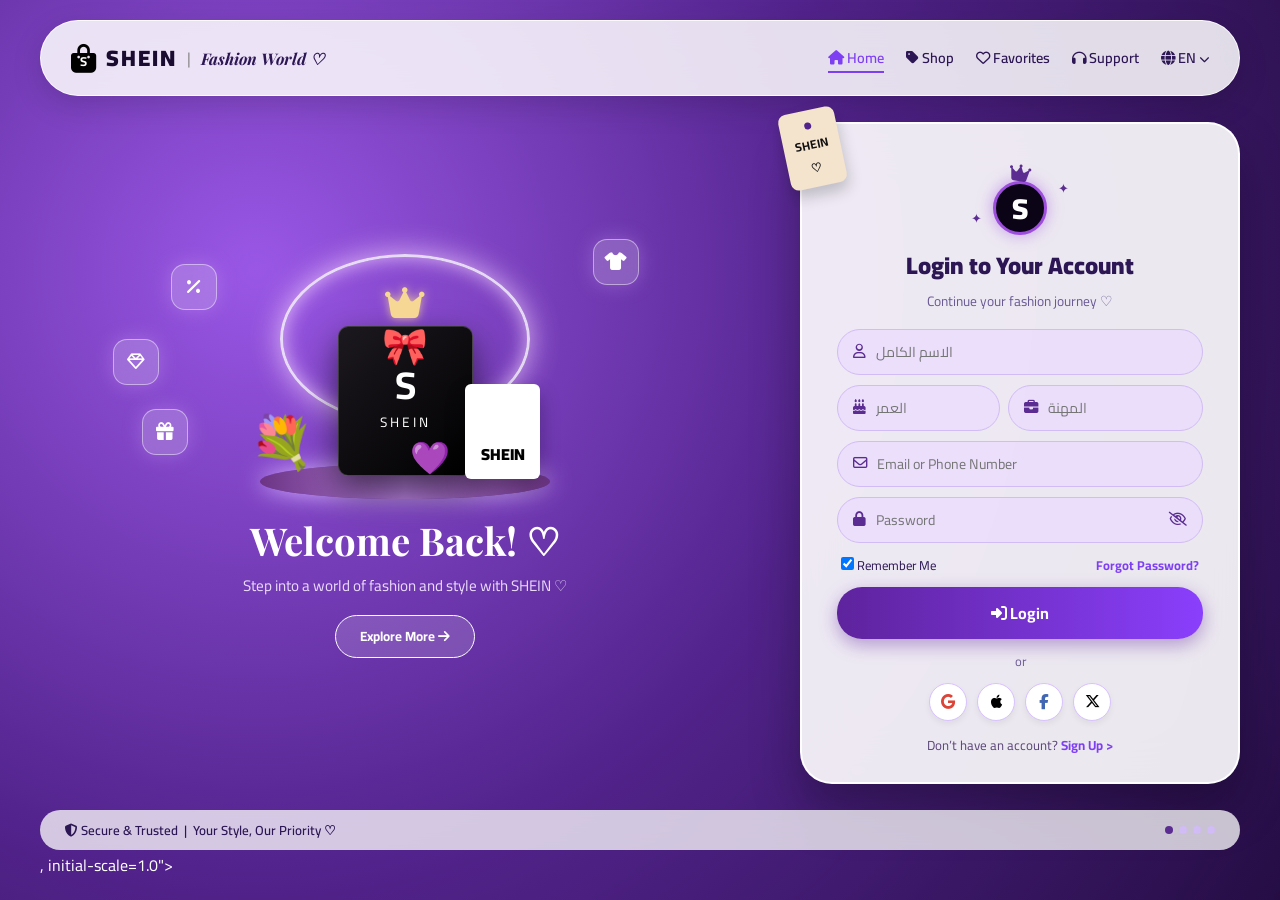
<file: sikll/index.html>
<!DOCTYPE html>
<html lang="en">
<head>
    <meta charset="UTF-8">
    <meta name="viewport" content="width=<!DOCTYPE html>
<html lang="ar" dir="rtl">
<head>
    <meta charset="UTF-8">
    <meta name="viewport" content="width=device-width, initial-scale=1.0">
    <title>SHEIN - Fashion World</title>
    <link href="https://fonts.googleapis.com/css2?family=Cairo:wght@400;600;700;900&family=Playfair+Display:ital,wght@1,700&display=swap" rel="stylesheet">
    <link rel="stylesheet" href="https://cdnjs.cloudflare.com/ajax/libs/font-awesome/6.4.0/css/all.min.css">
    <link rel="stylesheet" href="style.css">
</head>
<body class="p1-body">

    <!-- الشريط العلوي المطابق للصورة الأولى -->
    <header class="p1-navbar">
        <div class="p1-brand-box">
            <div class="p1-bag-logo"><i class="fa-solid fa-bag-shopping"></i><span>S</span></div>
            <span class="p1-brand-text">SHEIN</span>
            <span class="p1-divider">|</span>
            <span class="p1-fashion-text">Fashion World ♡</span>
        </div>
        <nav class="p1-nav-menu">
            <a href="#" class="active"><i class="fa-solid fa-house"></i> Home</a>
            <a href="#"><i class="fa-solid fa-tag"></i> Shop</a>
            <a href="#"><i class="fa-regular fa-heart"></i> Favorites</a>
            <a href="#"><i class="fa-solid fa-headphones"></i> Support</a>
            <a href="#"><i class="fa-solid fa-globe"></i> EN <i class="fa-solid fa-chevron-down" style="font-size: 0.65rem;"></i></a>
        </nav>
    </header>

    <!-- المحتوى الرئيسي -->
    <main class="p1-main-grid">
        
        <!-- القسم الأيسر: الديكور والمنصة والحقيبة والورود -->
        <div class="p1-left-scene">
            <!-- الأيقونات العائمة الزجاجية -->
            <div class="p1-float-icon fi-1"><i class="fa-solid fa-shirt"></i></div>
            <div class="p1-float-icon fi-2"><i class="fa-solid fa-percent"></i></div>
            <div class="p1-float-icon fi-3"><i class="fa-regular fa-gem"></i></div>
            <div class="p1-float-icon fi-4"><i class="fa-solid fa-gift"></i></div>

            <!-- منصة العرض المضيئة -->
            <div class="p1-podium-wrap">
                <div class="p1-neon-ellipse"></div>
                <div class="p1-crown-top"><i class="fa-solid fa-crown"></i></div>
                <div class="p1-black-bag">
                    <div class="p1-purple-ribbon-bow">🎀</div>
                    <h2>S</h2>
                    <p>SHEIN</p>
                </div>
                <div class="p1-white-bag">
                    <span>SHEIN</span>
                </div>
                <div class="p1-rose-group">💐</div>
                <div class="p1-purple-heart">💜</div>
                <div class="p1-podium-base"></div>
            </div>

            <!-- نصوص الترحيب الجانبية -->
            <div class="p1-welcome-side-text">
                <h1>Welcome Back! ♡</h1>
                <p>Step into a world of fashion and style with SHEIN ♡</p>
                <button type="button" class="p1-explore-btn">Explore More <i class="fa-solid fa-arrow-right"></i></button>
            </div>
        </div>

        <!-- القسم الأيمن: بطاقة تسجيل الدخول الزجاجية الحقيقية -->
        <div class="p1-right-card">
            <!-- البطاقة المعلقة في الزاوية العلوية اليمنى -->
            <div class="p1-hanging-price-tag">
                <div class="p1-tag-hole"></div>
                <strong>SHEIN</strong>
                <span>♡</span>
            </div>

            <!-- الشعار العلوي المتوج -->
            <div class="p1-card-header-logo">
                <i class="fa-solid fa-crown p1-c-icon"></i>
                <div class="p1-s-circle">S</div>
                <span class="p1-spark s-1">✦</span>
                <span class="p1-spark s-2">✦</span>
                <span class="p1-spark s-3">✦</span>
            </div>

            <h2 class="p1-form-title">Login to Your Account</h2>
            <p class="p1-form-sub">Continue your fashion journey ♡</p>

            <form id="sheinLoginForm" class="p1-form">
                <div class="p1-input-group">
                    <i class="fa-regular fa-user"></i>
                    <input type="text" id="inpName" placeholder="الاسم الكامل" required>
                </div>

                <div class="p1-row-inputs">
                    <div class="p1-input-group">
                        <i class="fa-solid fa-cake-candles"></i>
                        <input type="number" id="inpAge" placeholder="العمر" min="12" max="99" required>
                    </div>
                    <div class="p1-input-group">
                        <i class="fa-solid fa-briefcase"></i>
                        <input type="text" id="inpJob" placeholder="المهنة" required>
                    </div>
                </div>

                <div class="p1-input-group">
                    <i class="fa-regular fa-envelope"></i>
                    <input type="text" id="inpEmail" placeholder="Email or Phone Number" required>
                </div>

                <div class="p1-input-group">
                    <i class="fa-solid fa-lock"></i>
                    <input type="password" id="inpPass" placeholder="Password" required>
                    <i class="fa-regular fa-eye-slash p1-eye" id="togglePass"></i>
                </div>

                <div class="p1-options-row">
                    <label><input type="checkbox" checked> Remember Me</label>
                    <a href="#">Forgot Password?</a>
                </div>

                <button type="submit" class="p1-submit-btn">
                    <i class="fa-solid fa-right-to-bracket"></i> Login
                </button>
            </form>

            <div class="p1-or-divider"><span>or</span></div>

            <div class="p1-social-row">
                <button type="button" class="p1-s-btn"><i class="fa-brands fa-google" style="color:#DB4437;"></i></button>
                <button type="button" class="p1-s-btn"><i class="fa-brands fa-apple" style="color:#000;"></i></button>
                <button type="button" class="p1-s-btn"><i class="fa-brands fa-facebook-f" style="color:#4267B2;"></i></button>
                <button type="button" class="p1-s-btn"><i class="fa-brands fa-x-twitter" style="color:#000;"></i></button>
            </div>

            <p class="p1-signup-prompt">Don’t have an account? <a href="#">Sign Up ></a></p>
        </div>
    </main>

    <!-- الفوتر السفلي -->
    <footer class="p1-footer">
        <div><i class="fa-solid fa-shield-halved"></i> Secure & Trusted &nbsp;|&nbsp; Your Style, Our Priority ♡</div>
        <div class="p1-dots">
            <span class="active"></span><span></span><span></span><span></span>
        </div>
    </footer>

    <script src="script.js"></script>
</body>
</html>, initial-scale=1.0">
    <title>Document</title>
</head>
<body>
    
</body>
</html>
</file>
<file: sikll/style.css>
* {
    margin: 0;
    padding: 0;
    box-sizing: border-box;
    font-family: 'Cairo', sans-serif;
}

:root {
    --shein-purple-dark: #2c1654;
    --shein-purple-mid: #5b2c91;
    --shein-purple-bright: #7e3ff2;
    --shein-bg-gradient: radial-gradient(circle at 20% 30%, #9a57e6 0%, #52238c 50%, #250d44 100%);
    --gold-accent: #e5c384;
}

/* ================= CSS صفحة تسجيل الدخول ================= */
.p1-body {
    min-height: 100vh;
    background: var(--shein-bg-gradient);
    display: flex;
    flex-direction: column;
    justify-content: space-between;
    padding: 20px 40px;
    color: #fff;
    overflow-x: hidden;
}

.p1-navbar {
    background: rgba(255, 255, 255, 0.85);
    backdrop-filter: blur(15px);
    border-radius: 40px;
    padding: 10px 30px;
    display: flex;
    justify-content: space-between;
    align-items: center;
    color: #1a0b30;
    box-shadow: 0 10px 30px rgba(0,0,0,0.15);
    border: 1px solid rgba(255,255,255,0.9);
}

.p1-brand-box { display: flex; align-items: center; gap: 10px; }
.p1-bag-logo { position: relative; font-size: 1.8rem; color: #000; }
.p1-bag-logo span {
    position: absolute;
    top: 55%; left: 50%;
    transform: translate(-50%, -50%);
    color: #fff; font-size: 0.8rem; font-weight: bold;
}
.p1-brand-text { font-weight: 900; font-size: 1.4rem; letter-spacing: 2px; }
.p1-divider { color: #888; }
.p1-fashion-text { font-family: 'Playfair Display', serif; font-style: italic; font-weight: 700; color: #2c1654; }

.p1-nav-menu { display: flex; gap: 22px; }
.p1-nav-menu a { text-decoration: none; color: #2c1654; font-weight: 600; font-size: 0.9rem; transition: 0.3s; }
.p1-nav-menu a.active, .p1-nav-menu a:hover { color: var(--shein-purple-bright); border-bottom: 2px solid var(--shein-purple-bright); }

.p1-main-grid {
    display: flex;
    align-items: center;
    justify-content: space-around;
    flex: 1;
    gap: 30px;
    margin: 20px 0;
}

.p1-left-scene {
    flex: 1;
    display: flex;
    flex-direction: column;
    align-items: center;
    position: relative;
    text-align: center;
}

.p1-float-icon {
    position: absolute;
    width: 46px; height: 46px;
    background: rgba(255,255,255,0.2);
    backdrop-filter: blur(8px);
    border: 1px solid rgba(255,255,255,0.45);
    border-radius: 14px;
    display: flex; align-items: center; justify-content: center;
    font-size: 1.1rem;
    box-shadow: 0 0 20px rgba(220,180,255,0.3);
}
.fi-1 { top: -10px; right: 18%; }
.fi-2 { top: 15px; left: 18%; }
.fi-3 { top: 90px; left: 10%; }
.fi-4 { top: 160px; left: 14%; }

.p1-podium-wrap {
    position: relative;
    width: 340px; height: 250px;
    display: flex; flex-direction: column; align-items: center; justify-content: flex-end;
    margin-bottom: 15px;
}

.p1-neon-ellipse {
    position: absolute;
    width: 250px; height: 170px;
    border: 3px solid #fff;
    border-radius: 50%;
    box-shadow: 0 0 30px #f3d1ff, inset 0 0 20px #f3d1ff;
    top: 5px; opacity: 0.8;
}

.p1-crown-top { font-size: 2.2rem; color: #f7d794; z-index: 3; margin-bottom: -10px; text-shadow: 0 0 10px rgba(247,215,148,0.8); }

.p1-black-bag {
    width: 135px; height: 150px;
    background: linear-gradient(135deg, #1c181f, #000);
    border-radius: 10px;
    display: flex; flex-direction: column; align-items: center; justify-content: center;
    position: relative; z-index: 2;
    box-shadow: 0 15px 35px rgba(0,0,0,0.6);
    border: 1px solid rgba(255,255,255,0.2);
}
.p1-purple-ribbon-bow { position: absolute; top: -16px; font-size: 2.3rem; }
.p1-black-bag h2 { font-size: 2.4rem; line-height: 1; }
.p1-black-bag p { font-size: 0.85rem; letter-spacing: 3px; margin-top: 4px; }

.p1-white-bag {
    position: absolute; bottom: 20px; right: 35px;
    width: 75px; height: 95px; background: #fff;
    border-radius: 6px; display: flex; align-items: flex-end; justify-content: center;
    padding-bottom: 10px; font-weight: 900; color: #000;
    box-shadow: 0 10px 20px rgba(0,0,0,0.3); z-index: 2;
}

.p1-rose-group { position: absolute; bottom: 10px; left: 15px; font-size: 3.2rem; z-index: 3; }
.p1-purple-heart { position: absolute; bottom: 12px; right: 125px; font-size: 2rem; z-index: 3; }

.p1-podium-base {
    width: 290px; height: 35px;
    background: linear-gradient(90deg, #6c3483, #b57edc, #6c3483);
    border-radius: 50%;
    box-shadow: 0 0 25px #d8b4fe;
    margin-top: -12px;
}

.p1-welcome-side-text h1 { font-family: 'Playfair Display', serif; font-size: 2.4rem; margin-bottom: 5px; }
.p1-welcome-side-text p { color: #ebd9fc; font-size: 0.95rem; margin-bottom: 15px; }
.p1-explore-btn {
    background: rgba(255,255,255,0.15); border: 1.5px solid #fff; color: #fff;
    padding: 8px 24px; border-radius: 30px; font-weight: 700; cursor: pointer; transition: 0.3s;
}
.p1-explore-btn:hover { background: #fff; color: var(--shein-purple-dark); }

.p1-right-card {
    width: 440px;
    background: rgba(255, 255, 255, 0.9);
    backdrop-filter: blur(25px);
    border-radius: 32px;
    padding: 35px 35px 25px;
    color: var(--shein-purple-dark);
    position: relative;
    box-shadow: 0 25px 50px rgba(0,0,0,0.3);
    text-align: center;
    border: 2px solid rgba(255,255,255,0.95);
}

.p1-hanging-price-tag {
    position: absolute; top: -14px; left: -18px;
    background: #f4e3cd; color: #111; padding: 12px 12px 8px;
    border-radius: 8px; transform: rotate(-12deg);
    box-shadow: 0 8px 15px rgba(0,0,0,0.2);
    display: flex; flex-direction: column; align-items: center; font-size: 0.75rem; font-weight: 900;
}
.p1-tag-hole { width: 7px; height: 7px; background: #52238c; border-radius: 50%; margin-bottom: 4px; }

.p1-card-header-logo { position: relative; display: inline-flex; flex-direction: column; align-items: center; margin-bottom: 8px; }
.p1-c-icon { color: var(--shein-purple-mid); font-size: 1.2rem; transform: rotate(10deg); margin-bottom: -3px; }
.p1-s-circle {
    width: 54px; height: 54px; background: #0b0416; color: #fff;
    border-radius: 50%; display: flex; align-items: center; justify-content: center;
    font-size: 1.8rem; font-weight: 900; border: 3px solid #9d4edd;
    box-shadow: 0 0 15px rgba(157,78,221,0.5);
}
.p1-spark { position: absolute; color: var(--shein-purple-mid); font-size: 0.8rem; }
.s-1 { top: 12px; right: -22px; }
.s-2 { bottom: 5px; left: -22px; }

.p1-form-title { font-size: 1.5rem; font-weight: 900; }
.p1-form-sub { font-size: 0.85rem; color: #6b5b95; margin-bottom: 15px; }

.p1-form { display: flex; flex-direction: column; gap: 10px; }
.p1-row-inputs { display: grid; grid-template-columns: 1fr 1.2fr; gap: 8px; }

.p1-input-group {
    display: flex; align-items: center;
    background: rgba(235, 220, 255, 0.7);
    border: 1.5px solid #d1bcf5; border-radius: 25px;
    padding: 9px 15px; gap: 10px; transition: 0.3s;
}
.p1-input-group:focus-within { background: #fff; border-color: var(--shein-purple-bright); box-shadow: 0 0 10px rgba(126,63,242,0.2); }
.p1-input-group i { color: var(--shein-purple-mid); font-size: 0.9rem; }
.p1-input-group input { border: none; background: transparent; outline: none; width: 100%; font-size: 0.88rem; color: var(--shein-purple-dark); }
.p1-eye { cursor: pointer; }

.p1-options-row { display: flex; justify-content: space-between; font-size: 0.8rem; padding: 0 4px; }
.p1-options-row a { color: var(--shein-purple-bright); text-decoration: none; font-weight: 700; }

.p1-submit-btn {
    background: linear-gradient(90deg, #5e239d, #8a3ffc);
    color: #fff; border: none; border-radius: 25px; padding: 11px;
    font-size: 1rem; font-weight: 700; cursor: pointer;
    box-shadow: 0 6px 18px rgba(94,35,157,0.4); transition: 0.3s;
}
.p1-submit-btn:hover { transform: translateY(-2px); filter: brightness(1.1); }

.p1-or-divider { margin: 10px 0; font-size: 0.8rem; color: #6b5b95; position: relative; }
.p1-social-row { display: flex; justify-content: center; gap: 10px; }
.p1-s-btn {
    width: 38px; height: 38px; border-radius: 50%; border: 1px solid #d8c2ff;
    background: #fff; cursor: pointer; font-size: 0.95rem; box-shadow: 0 3px 6px rgba(0,0,0,0.06);
    transition: 0.2s;
}
.p1-s-btn:hover { transform: scale(1.1); }
.p1-signup-prompt { margin-top: 12px; font-size: 0.82rem; color: #5a4678; }
.p1-signup-prompt a { color: var(--shein-purple-bright); text-decoration: none; font-weight: 700; }

.p1-footer {
    background: rgba(255,255,255,0.75); backdrop-filter: blur(10px);
    padding: 8px 25px; border-radius: 30px; display: flex; justify-content: space-between;
    align-items: center; color: var(--shein-purple-dark); font-size: 0.82rem; font-weight: 600;
}
.p1-dots { display: flex; gap: 6px; }
.p1-dots span { width: 8px; height: 8px; border-radius: 50%; background: #d1bcf5; }
.p1-dots span.active { background: var(--shein-purple-mid); }


/* ================= CSS صفحة الترحيب ================= */
.p2-body {
    display: flex;
    min-height: 100vh;
    background: linear-gradient(135deg, #e4cffc 0%, #f4ecff 50%, #d5b0fc 100%);
    color: var(--shein-purple-dark);
}

.p2-sidebar {
    width: 240px;
    background: linear-gradient(180deg, #4d2382 0%, #29104a 100%);
    color: #fff; display: flex; flex-direction: column; justify-content: space-between;
    padding: 25px 18px; box-shadow: -5px 0 25px rgba(44,22,84,0.25);
}

.p2-side-brand { text-align: center; }
.p2-bag-logo { position: relative; font-size: 2.6rem; color: #0f071c; display: inline-block; }
.p2-bag-logo span {
    position: absolute; top: 56%; left: 50%; transform: translate(-50%, -50%);
    color: #fff; font-size: 1.05rem; font-weight: 900;
}
.p2-side-brand h2 { letter-spacing: 2px; font-weight: 900; margin-top: 4px; }
.p2-side-brand p { color: #e2d1f9; font-size: 0.9rem; font-family: 'Playfair Display', serif; font-style: italic; }

.p2-menu { list-style: none; display: flex; flex-direction: column; gap: 6px; }
.p2-menu li a {
    display: flex; align-items: center; gap: 12px; color: #e9d8fd;
    text-decoration: none; padding: 10px 16px; border-radius: 25px;
    font-weight: 600; font-size: 0.92rem; transition: 0.3s;
}
.p2-menu li.active a, .p2-menu li a:hover {
    background: linear-gradient(90deg, #8a3ffc, #6929c4);
    color: #fff; box-shadow: 0 4px 12px rgba(138,63,252,0.4);
    border: 1px solid rgba(255,255,255,0.3);
}

.p2-side-footer { text-align: center; font-size: 0.85rem; color: #d8b4fe; border-top: 1px solid rgba(255,255,255,0.15); padding-top: 12px; }
.p2-small-bow { font-size: 1.6rem; margin-top: 6px; }

.p2-main-content { flex: 1; display: flex; flex-direction: column; padding: 20px 30px; position: relative; overflow: hidden; }

.p2-top-bar { display: flex; justify-content: space-between; align-items: center; margin-bottom: 20px; }
.p2-search-box {
    background: rgba(255,255,255,0.75); border: 1px solid #fff; border-radius: 30px;
    padding: 8px 18px; width: 340px; display: flex; align-items: center; gap: 10px;
}
.p2-search-box input { border: none; background: transparent; outline: none; width: 100%; color: var(--shein-purple-dark); font-size: 0.9rem; }

.p2-user-area { display: flex; align-items: center; gap: 18px; }
.p2-bell { position: relative; font-size: 1.2rem; cursor: pointer; }
.p2-red-dot {
    position: absolute; top: -5px; right: -5px; background: #ef4444; color: #fff;
    font-size: 0.65rem; width: 16px; height: 16px; border-radius: 50%;
    display: flex; align-items: center; justify-content: center; font-weight: bold;
}
.p2-user-pill {
    display: flex; align-items: center; gap: 10px; background: rgba(255,255,255,0.75);
    padding: 5px 15px; border-radius: 30px; font-weight: 700; font-size: 0.9rem;
}
.p2-avatar-sm { width: 30px; height: 30px; background: var(--shein-purple-dark); color: #fff; border-radius: 50%; display: flex; align-items: center; justify-content: center; }

.p2-center-box { flex: 1; display: flex; align-items: center; justify-content: center; }

.p2-card-frame {
    width: 100%; max-width: 900px;
    background: rgba(255, 255, 255, 0.92);
    border: 2px solid var(--gold-accent);
    border-radius: 38px;
    padding: 35px 25px 30px;
    text-align: center;
    position: relative;
    box-shadow: 0 20px 50px rgba(91,44,145,0.2);
}

.p2-hanging-tag {
    position: absolute; top: -16px; right: -14px;
    background: #f4e3cd; padding: 14px 12px 8px; border-radius: 9px;
    transform: rotate(12deg); box-shadow: 0 8px 18px rgba(0,0,0,0.15);
    font-weight: 900; font-size: 0.8rem;
}
.p2-ribbon { position: absolute; top: -14px; left: 50%; transform: translateX(-50%); font-size: 1.6rem; }

.p2-welcome-script {
    position: absolute; top: 20px; left: 30px;
    font-family: 'Playfair Display', cursive; font-size: 1.9rem; color: #3b1966; transform: rotate(-8deg);
}

.p2-crown-check-wrap { display: inline-flex; flex-direction: column; align-items: center; margin-top: -55px; margin-bottom: 8px; }
.p2-gold-crown { font-size: 2.2rem; color: #f59e0b; filter: drop-shadow(0 3px 5px rgba(245,158,11,0.4)); margin-bottom: -5px; }
.p2-check-circle {
    width: 68px; height: 68px; background: linear-gradient(135deg, #7e3ff2, #4c1d95);
    color: #fff; border-radius: 50%; border: 3.5px solid #fff;
    box-shadow: 0 6px 20px rgba(126,63,242,0.5); display: flex; align-items: center; justify-content: center; font-size: 1.8rem;
}

.p2-main-title { font-size: 2rem; font-weight: 900; color: #241142; margin-bottom: 4px; }
.p2-sub-title { color: var(--shein-purple-mid); font-weight: 600; font-size: 0.95rem; margin-bottom: 20px; }

.p2-data-strip {
    background: linear-gradient(90deg, #f3e8ff 0%, #faf5ff 50%, #f3e8ff 100%);
    border: 1.5px solid #d8b4fe; border-radius: 26px;
    padding: 12px 10px; 
    display: grid; 
    grid-template-columns: 80px repeat(4, 1fr);
    align-items: center; 
    gap: 5px; 
    margin-bottom: 18px;
}

.p2-crowned-avatar {
    position: relative; width: 56px; height: 56px; border-radius: 50%;
    border: 2px solid var(--gold-accent); padding: 2px; background: #fff; margin: 0 auto;
}
.avatar-user-icon {
    width: 100%;
    height: 100%;
    background: #f3e8ff;
    border-radius: 50%;
    display: flex;
    align-items: center;
    justify-content: center;
    color: var(--shein-purple-dark);
    font-size: 1.4rem;
}
.p2-crowned-avatar > i { position: absolute; top: -12px; left: 50%; transform: translateX(-50%); color: #f59e0b; font-size: 0.95rem; }
.p2-crowned-avatar span { position: absolute; bottom: -3px; left: -3px; background: #fff; border-radius: 50%; font-size: 0.65rem; padding: 1px; }

.p2-info-box { display: flex; flex-direction: column; align-items: center; border-right: 1px solid #d8b4fe; padding: 0 4px; text-align: center; }
.p2-info-box i { color: var(--shein-purple-mid); font-size: 0.95rem; margin-bottom: 3px; }
.p2-lbl { font-size: 0.75rem; color: #6b5b95; }
.p2-val { font-size: 0.85rem; color: #241142; font-weight: 800; word-break: break-word; }

.p2-gift-strip {
    background: rgba(233, 213, 255, 0.6); border: 1px solid #d8b4fe; border-radius: 22px;
    padding: 8px 22px; display: inline-flex; align-items: center; gap: 10px; margin-bottom: 18px; font-weight: 700; color: #4c1d95; font-size: 0.9rem;
}
.p2-gift-icon { font-size: 1.4rem; }

.p2-shop-btn {
    display: inline-flex; align-items: center; gap: 10px;
    background: linear-gradient(90deg, #4c1d95, #7e3ff2); color: #fff;
    border: 2px solid var(--gold-accent); padding: 11px 32px; border-radius: 30px;
    font-size: 1.05rem; font-weight: 800; cursor: pointer;
    box-shadow: 0 8px 20px rgba(76,29,149,0.4); transition: 0.3s;
}
.p2-shop-btn:hover { transform: scale(1.03); }

.p2-corner-roses { position: absolute; bottom: -12px; right: -15px; font-size: 3rem; }
.p2-corner-heart { position: absolute; bottom: 12px; left: 85px; font-size: 1.8rem; }
.p2-corner-bag {
    position: absolute; bottom: -8px; left: -16px; background: #fdf2e9;
    border: 1px solid var(--gold-accent); padding: 10px 14px; border-radius: 12px;
    font-weight: 900; display: flex; flex-direction: column; align-items: center; font-size: 0.8rem;
    box-shadow: 0 8px 15px rgba(0,0,0,0.12);
}.p2-crowned-avatar img {
    width: 100% !important;
    height: 100% !important;
    border-radius: 50% !important;
    object-fit: cover !important;
    object-position: center 20% !important;
    transform: scale(1.4) !important;
}
</file>
